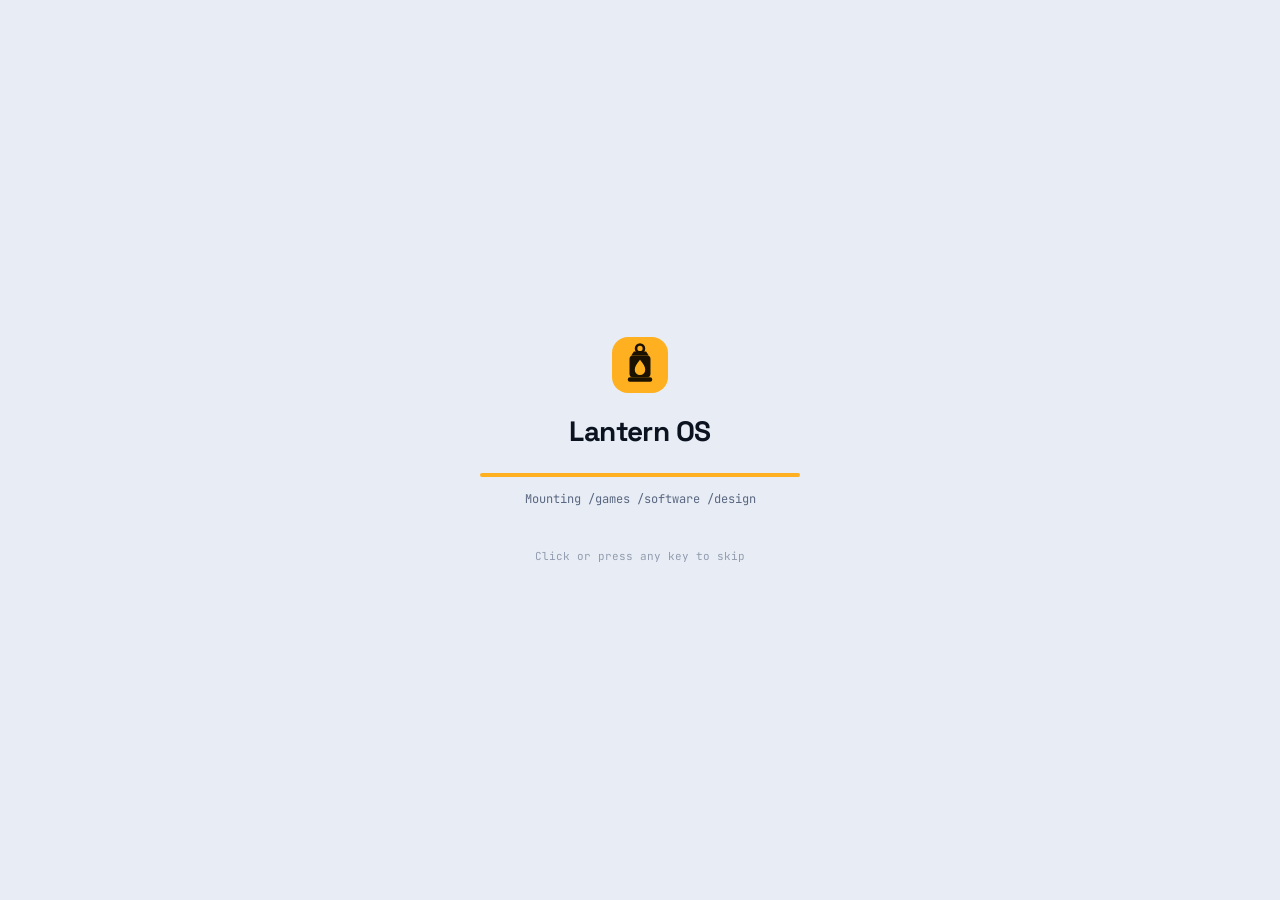
<file: index.html>
<!doctype html>
<html lang="en">
<head>
  <meta charset="utf-8">
  <!-- Force HTTPS: send http:// visits to https:// (skipped on local previews) and upgrade any insecure links. -->
  <script>if (location.protocol === "http:" && !/^(localhost|127\.0\.0\.1|\[::1\]|.+\.localhost)$/.test(location.hostname)) location.replace("https:" + location.href.slice(5));</script>
  <meta http-equiv="Content-Security-Policy" content="upgrade-insecure-requests">
  <meta name="viewport" content="width=device-width, initial-scale=1, viewport-fit=cover">
  <title>Landon Koch · Cybersecurity &amp; Networking Student</title>
  <meta name="description" content="Landon Koch is a cybersecurity &amp; networking student. Explore projects, skills and experience in a portfolio built as a desktop OS you can click around.">
  <link rel="canonical" href="https://landonkk08.github.io/portfolio/">
  <!-- Proves ownership to Google Search Console. Keep it, or verification is lost. -->
  <meta name="google-site-verification" content="UKyvgm1c4sg6TCfAEVmMo8W9RRJzdsGWCPSiH3YMi9g">
  <meta name="theme-color" content="#0B1220">

  <!-- Icons -->
  <link rel="icon" href="assets/favicon.svg" type="image/svg+xml">
  <link rel="icon" href="assets/favicon-32.png" sizes="32x32" type="image/png">
  <link rel="apple-touch-icon" href="assets/apple-touch-icon.png">

  <!-- Link previews (Discord, LinkedIn, X, iMessage...). Update the title and
       description when you add your name; the image is made by tools/make-images.ps1. -->
  <meta property="og:type" content="website">
  <meta property="og:site_name" content="Landon Koch">
  <meta property="og:title" content="Landon Koch · Cybersecurity &amp; Networking Student">
  <meta property="og:description" content="Landon Koch is a cybersecurity &amp; networking student. Explore projects, skills and experience in a portfolio built as a desktop OS you can click around.">
  <meta property="og:url" content="https://landonkk08.github.io/portfolio/">
  <meta property="og:image" content="https://landonkk08.github.io/portfolio/assets/og-image.png">
  <meta property="og:image:width" content="1200">
  <meta property="og:image:height" content="630">
  <meta property="og:image:alt" content="Portfolio desktop with a Projects window">
  <meta name="twitter:card" content="summary_large_image">
  <link rel="stylesheet" href="css/fonts.css">
  <link rel="stylesheet" href="css/styles.css">
  <script src="js/settings.js"></script>
  <script type="application/ld+json">
  {
    "@context": "https://schema.org",
    "@type": "Person",
    "name": "Landon Koch",
    "jobTitle": "Cybersecurity & Networking Student",
    "url": "https://landonkk08.github.io/portfolio/",
    "sameAs": [
      "https://github.com/landonkk08",
      "https://www.linkedin.com/in/landon-koch-754938437/"
    ],
    "homeLocation": {
      "@type": "Place",
      "name": "Greater Chattanooga"
    }
  }
  </script>
</head>
<body class="os">
  <a class="skip-link" href="plain.html">Skip to plain project list</a>

  <div id="boot" class="boot" role="status" aria-live="polite">
    <div class="boot-inner">
      <span class="os-mark os-mark--lg" aria-hidden="true"></span>
      <p class="boot-name" data-os-name></p>
      <div class="boot-bar" aria-hidden="true"><span></span></div>
      <p class="boot-log" id="bootLog"></p>
      <p class="boot-hint">Click or press any key to skip</p>
    </div>
  </div>

  <main id="desktop" class="desktop">
    <canvas id="wallpaper" class="wallpaper" aria-hidden="true"></canvas>

    <div class="statusbar" aria-hidden="true">
      <span data-clock></span>
      <span data-os-name></span>
    </div>

    <div class="hello">
      <h1 class="hello-name" data-owner-name></h1>
      <p class="hello-role" data-owner-role></p>
    </div>

    <ul id="icons" class="icons" aria-label="Desktop apps"></ul>
    <section id="featured" class="featured" aria-label="Featured project" hidden></section>
    <div class="phone-footer">
      <button type="button" data-open="privacy">Privacy</button>
      <button type="button" data-open="terms">Terms</button>
    </div>
    <div id="windows" class="windows"></div>
  </main>

  <nav class="taskbar" aria-label="Taskbar">
    <button class="os-button" id="osButton" type="button" aria-expanded="false" aria-controls="launcher">
      <span class="os-mark" aria-hidden="true"></span>
      <span data-os-name></span>
    </button>
    <div class="task-list" id="taskList" aria-label="Open windows"></div>
    <button class="task-plain" type="button" data-open="privacy">Privacy</button>
    <button class="task-plain" type="button" data-open="terms">Terms</button>
    <a class="task-plain" href="plain.html">Plain view</a>
    <span class="clock" data-clock></span>
  </nav>

  <div id="launcher" class="launcher" hidden></div>

  <noscript><p class="noscript">This desktop needs JavaScript. <a href="plain.html">Open the plain view</a>.</p></noscript>

  <script src="js/data.js"></script>
  <script src="js/privacy.js"></script>
  <script src="js/terms.js"></script>
  <script src="js/secret.js"></script>
  <script src="js/sound.js"></script>
  <script src="js/wallpaper.js"></script>
  <script src="js/covers.js"></script>
  <script src="js/app.js"></script>
</body>
</html>
</file>
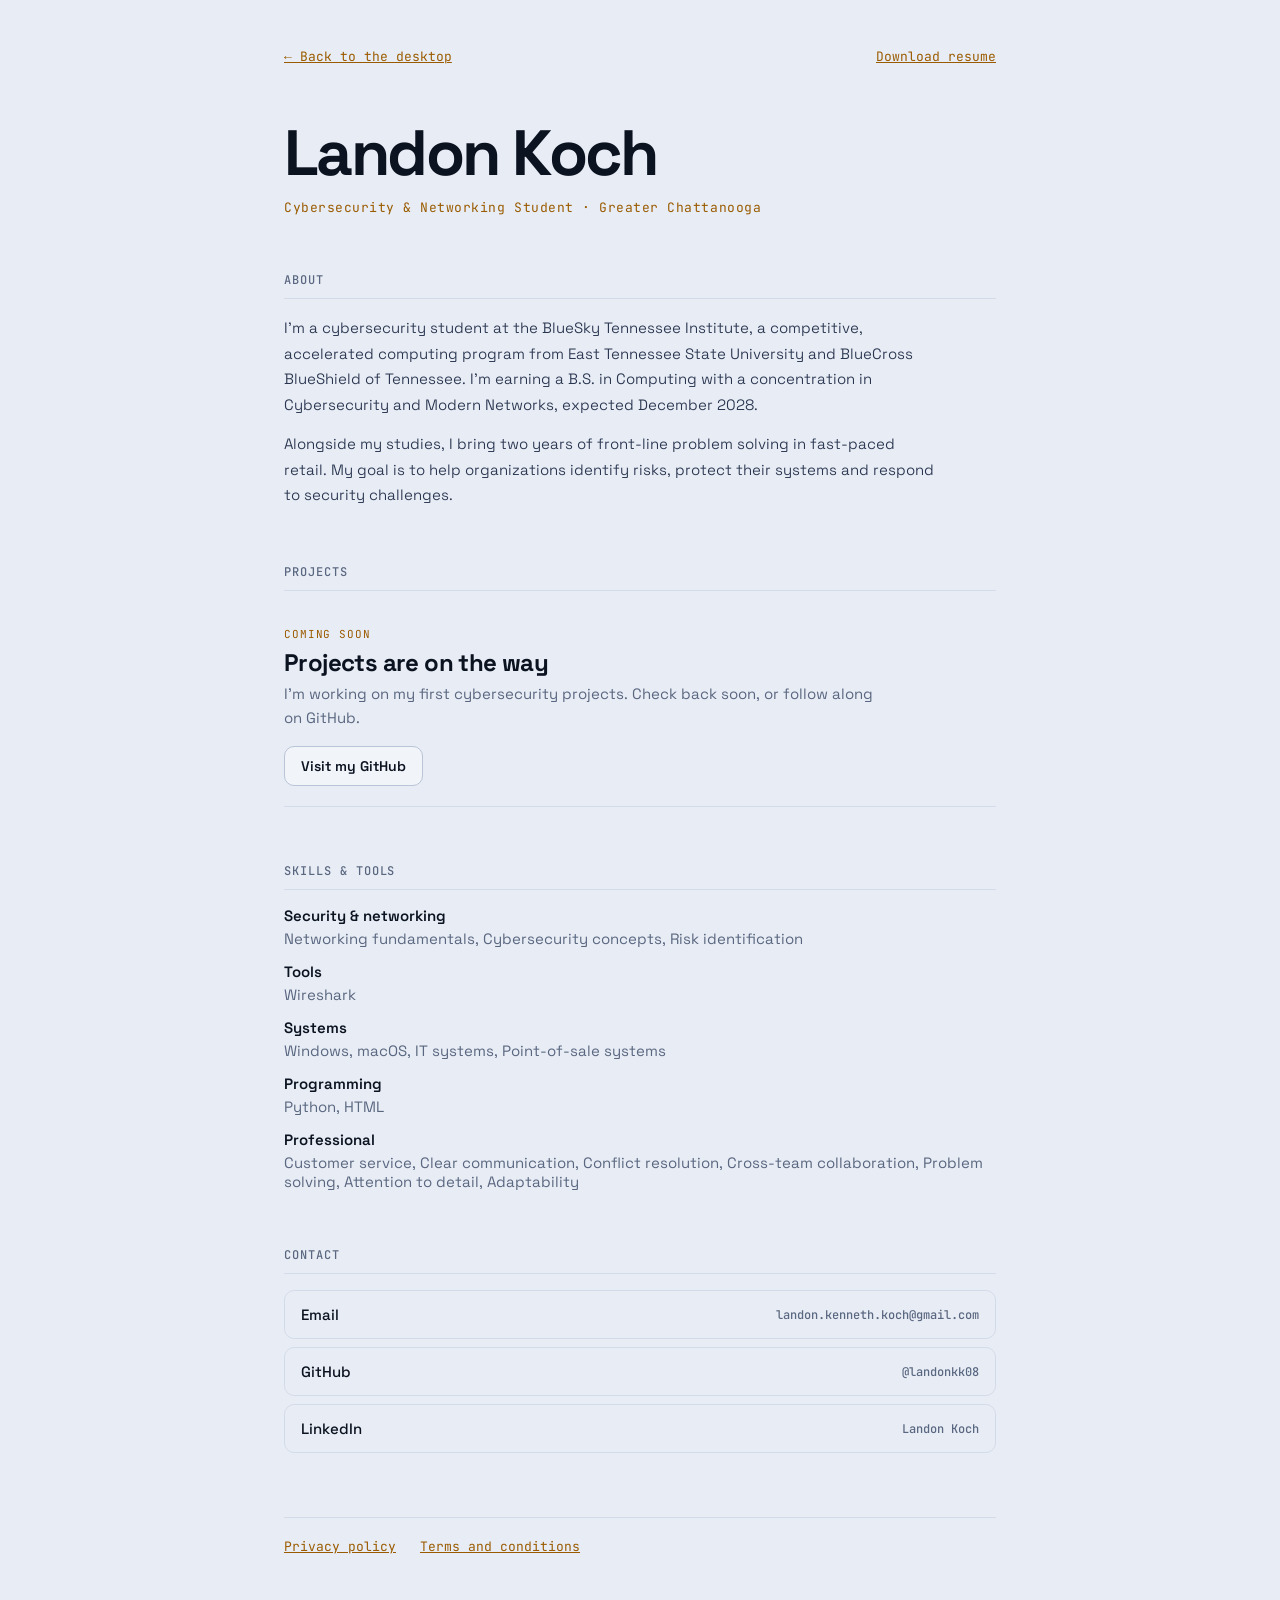
<file: plain.html>
<!doctype html>
<html lang="en">
<head>
  <meta charset="utf-8">
  <!-- Force HTTPS: send http:// visits to https:// (skipped on local previews) and upgrade any insecure links. -->
  <script>if (location.protocol === "http:" && !/^(localhost|127\.0\.0\.1|\[::1\]|.+\.localhost)$/.test(location.hostname)) location.replace("https:" + location.href.slice(5));</script>
  <meta http-equiv="Content-Security-Policy" content="upgrade-insecure-requests">
  <meta name="viewport" content="width=device-width, initial-scale=1">
  <title>Landon Koch · Cybersecurity &amp; Networking Student · Plain view</title>
  <meta name="description" content="A simple, scrollable version of Landon Koch's portfolio: projects, skills, resume and contact details.">
  <link rel="canonical" href="https://landonkk08.github.io/portfolio/plain.html">
  <meta name="theme-color" content="#0B1220">
  <link rel="icon" href="assets/favicon.svg" type="image/svg+xml">
  <link rel="icon" href="assets/favicon-32.png" sizes="32x32" type="image/png">
  <link rel="apple-touch-icon" href="assets/apple-touch-icon.png">
  <meta property="og:type" content="website">
  <meta property="og:title" content="Landon Koch · Cybersecurity &amp; Networking Student · Plain view">
  <meta property="og:description" content="A simple, scrollable version of Landon Koch's portfolio: projects, skills, resume and contact details.">
  <meta property="og:url" content="https://landonkk08.github.io/portfolio/plain.html">
  <meta property="og:image" content="https://landonkk08.github.io/portfolio/assets/og-image.png">
  <meta property="og:image:width" content="1200">
  <meta property="og:image:height" content="630">
  <meta name="twitter:card" content="summary_large_image">
  <link rel="stylesheet" href="css/fonts.css">
  <link rel="stylesheet" href="css/styles.css">
  <script src="js/settings.js"></script>
</head>
<body class="plain">
  <div class="plain-wrap" id="plain">
    <noscript><p>This page needs JavaScript to load its content.</p></noscript>
  </div>
  <script src="js/data.js"></script>
  <script src="js/plain.js"></script>
</body>
</html>
</file>
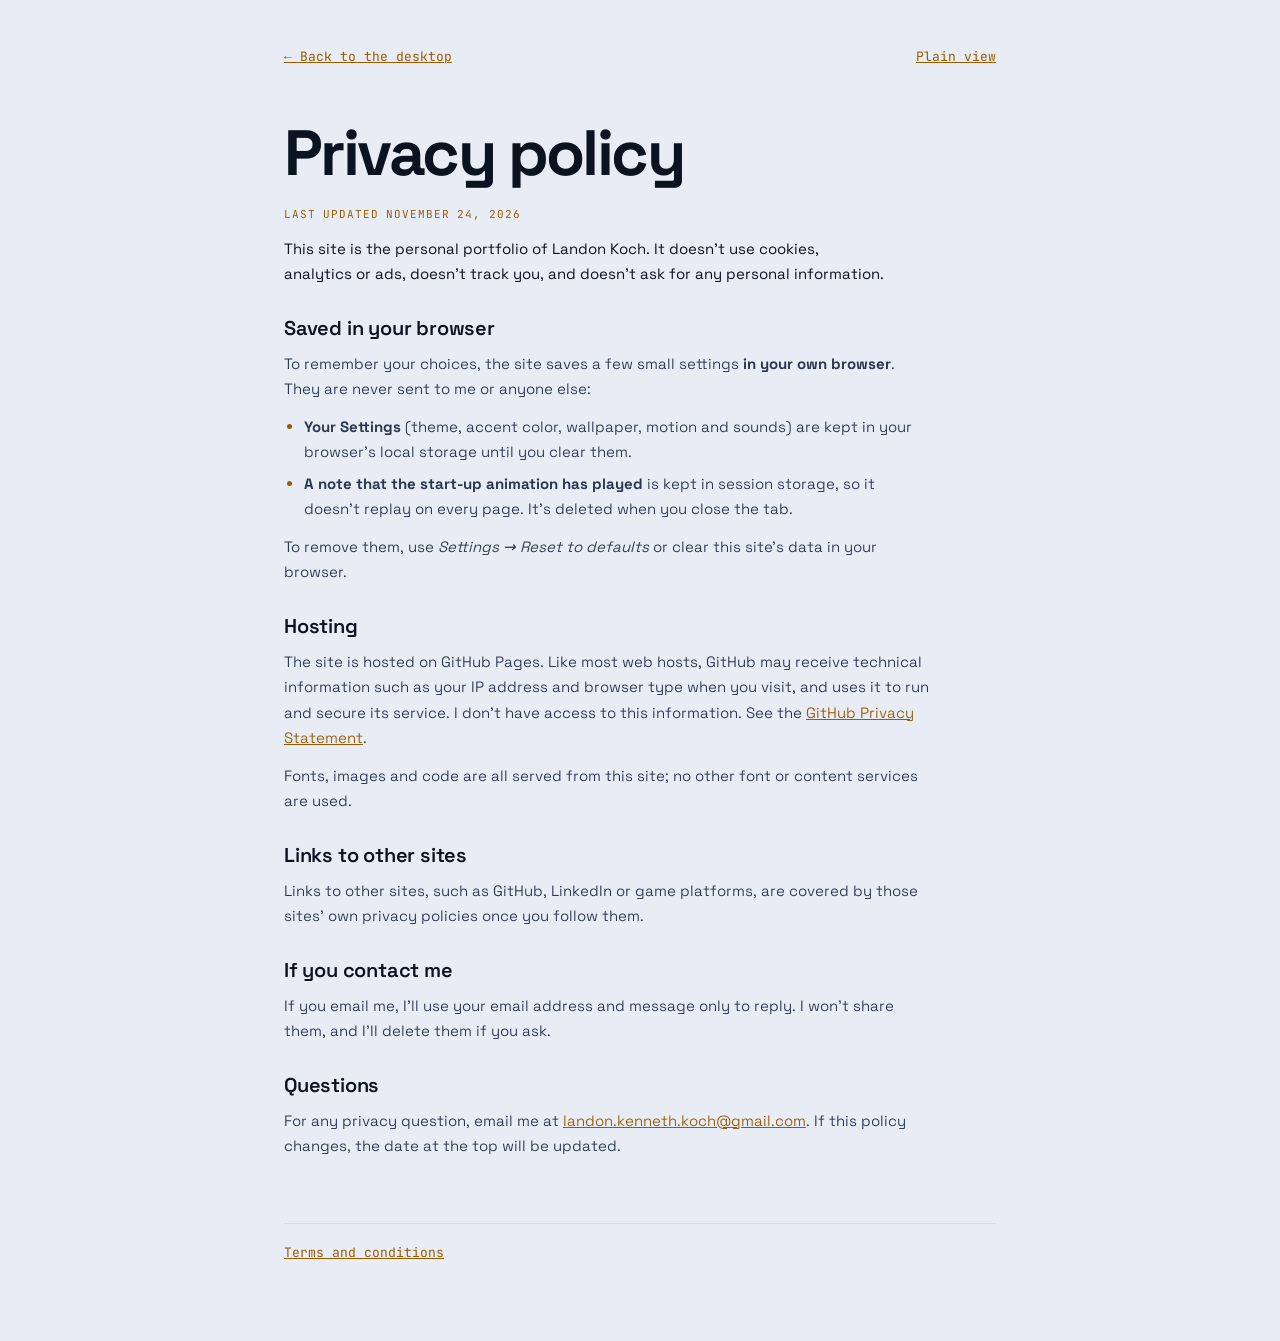
<file: privacy.html>
<!doctype html>
<html lang="en">
<head>
  <meta charset="utf-8">
  <!-- Force HTTPS: send http:// visits to https:// (skipped on local previews) and upgrade any insecure links. -->
  <script>if (location.protocol === "http:" && !/^(localhost|127\.0\.0\.1|\[::1\]|.+\.localhost)$/.test(location.hostname)) location.replace("https:" + location.href.slice(5));</script>
  <meta http-equiv="Content-Security-Policy" content="upgrade-insecure-requests">
  <meta name="viewport" content="width=device-width, initial-scale=1">
  <title>Privacy policy · Landon Koch</title>
  <meta name="description" content="How Landon Koch's portfolio site handles your data: no cookies of its own, no analytics and no tracking.">
  <link rel="canonical" href="https://landonkk08.github.io/portfolio/privacy.html">
  <meta property="og:type" content="website">
  <meta property="og:title" content="Privacy policy · Landon Koch">
  <meta property="og:description" content="How Landon Koch's portfolio site handles your data: no cookies of its own, no analytics and no tracking.">
  <meta name="twitter:card" content="summary">
  <meta name="theme-color" content="#0B1220">
  <link rel="icon" href="assets/favicon.svg" type="image/svg+xml">
  <link rel="icon" href="assets/favicon-32.png" sizes="32x32" type="image/png">
  <link rel="apple-touch-icon" href="assets/apple-touch-icon.png">
  <link rel="stylesheet" href="css/fonts.css">
  <link rel="stylesheet" href="css/styles.css">
  <script src="js/settings.js"></script>
</head>
<body class="plain">
  <div class="plain-wrap">
    <div class="plain-top">
      <a href="index.html">← Back to the desktop</a>
      <a href="plain.html">Plain view</a>
    </div>
    <main>
      <h1>Privacy policy</h1>
      <div class="policy" id="policy">
        <noscript><p>This page needs JavaScript to show the policy.</p></noscript>
      </div>
    </main>
    <footer class="plain-footer"><a href="terms.html">Terms and conditions</a></footer>
  </div>
  <script src="js/data.js"></script>
  <script src="js/privacy.js"></script>
  <script>
    window.renderPrivacy(document.getElementById("policy"), "h2");
  </script>
</body>
</html>
</file>
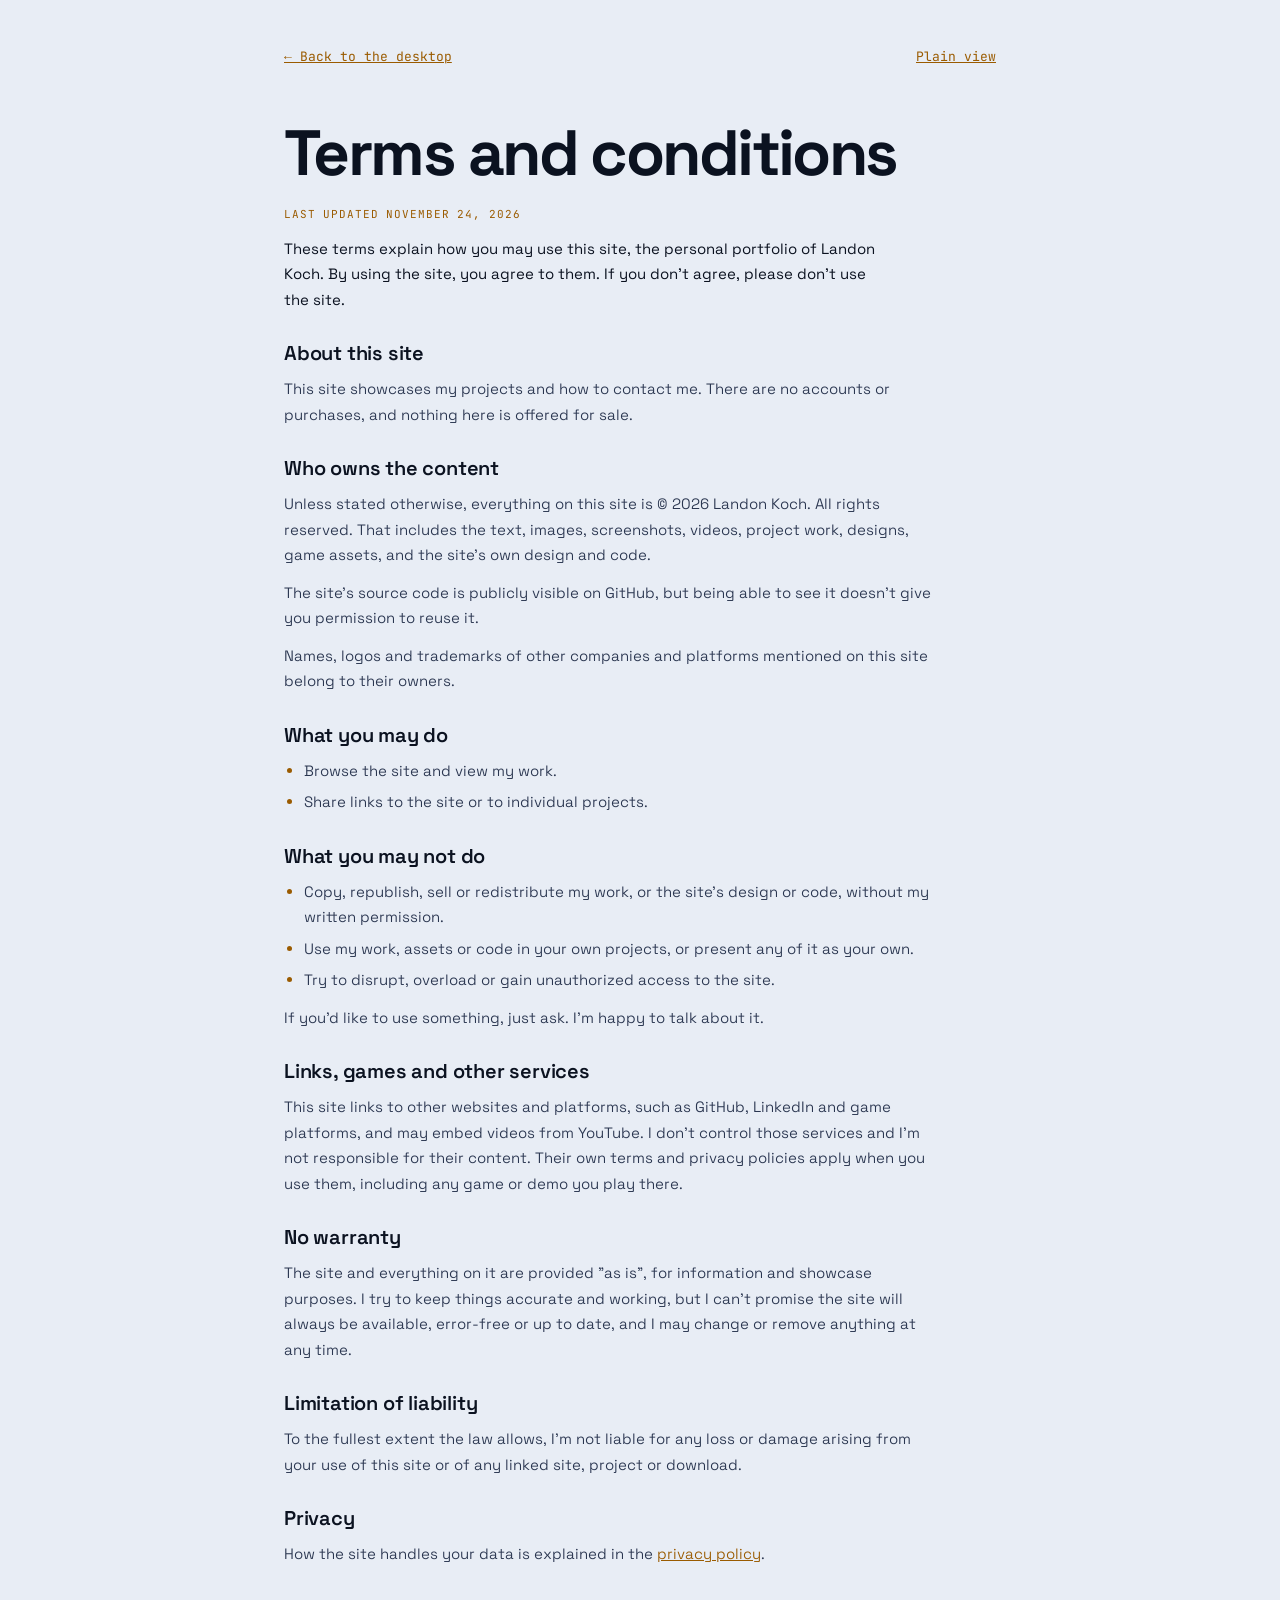
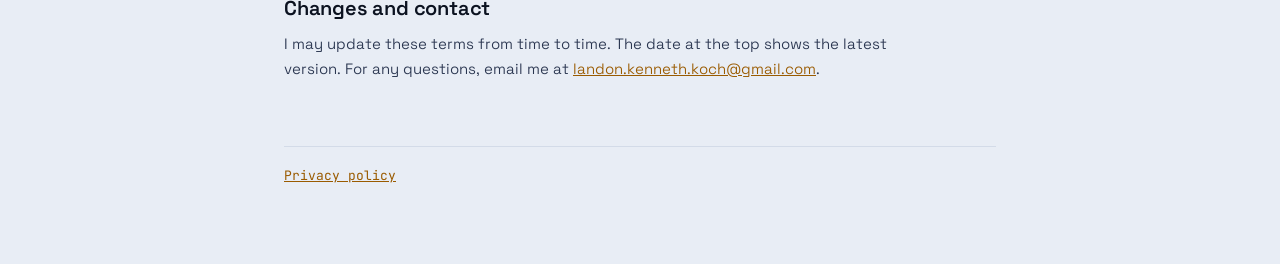
<file: terms.html>
<!doctype html>
<html lang="en">
<head>
  <meta charset="utf-8">
  <!-- Force HTTPS: send http:// visits to https:// (skipped on local previews) and upgrade any insecure links. -->
  <script>if (location.protocol === "http:" && !/^(localhost|127\.0\.0\.1|\[::1\]|.+\.localhost)$/.test(location.hostname)) location.replace("https:" + location.href.slice(5));</script>
  <meta http-equiv="Content-Security-Policy" content="upgrade-insecure-requests">
  <meta name="viewport" content="width=device-width, initial-scale=1">
  <title>Terms and conditions · Landon Koch</title>
  <meta name="description" content="Terms for using Landon Koch's portfolio site and the work shown on it.">
  <link rel="canonical" href="https://landonkk08.github.io/portfolio/terms.html">
  <meta property="og:type" content="website">
  <meta property="og:title" content="Terms and conditions · Landon Koch">
  <meta property="og:description" content="Terms for using Landon Koch's portfolio site and the work shown on it.">
  <meta name="twitter:card" content="summary">
  <meta name="theme-color" content="#0B1220">
  <link rel="icon" href="assets/favicon.svg" type="image/svg+xml">
  <link rel="icon" href="assets/favicon-32.png" sizes="32x32" type="image/png">
  <link rel="apple-touch-icon" href="assets/apple-touch-icon.png">
  <link rel="stylesheet" href="css/fonts.css">
  <link rel="stylesheet" href="css/styles.css">
  <script src="js/settings.js"></script>
</head>
<body class="plain">
  <div class="plain-wrap">
    <div class="plain-top">
      <a href="index.html">← Back to the desktop</a>
      <a href="plain.html">Plain view</a>
    </div>
    <main>
      <h1>Terms and conditions</h1>
      <div class="policy" id="terms">
        <noscript><p>This page needs JavaScript to show the terms.</p></noscript>
      </div>
    </main>
    <footer class="plain-footer"><a href="privacy.html">Privacy policy</a></footer>
  </div>
  <script src="js/data.js"></script>
  <script src="js/terms.js"></script>
  <script>
    window.renderTerms(document.getElementById("terms"), "h2");
  </script>
</body>
</html>
</file>
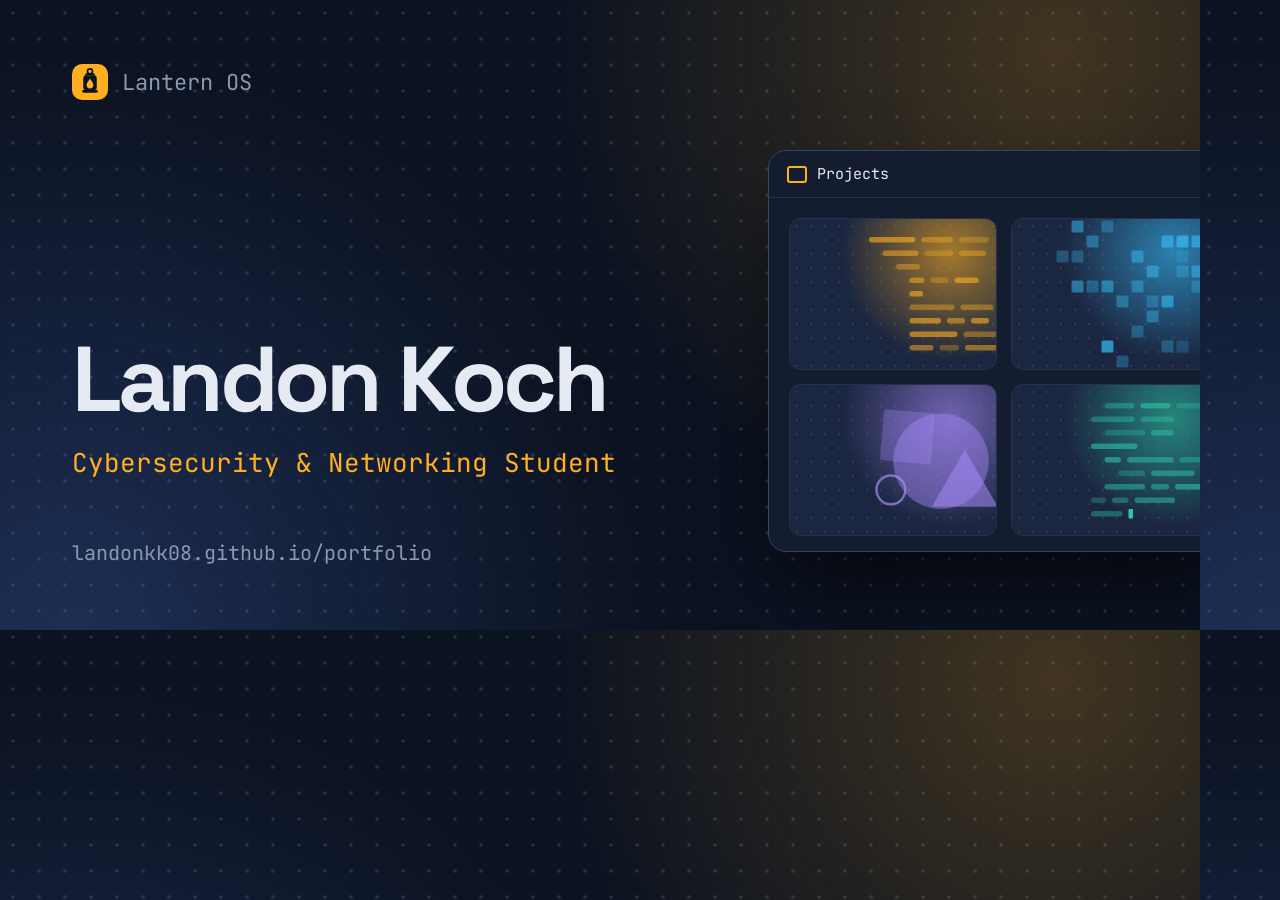
<file: tools/og-image.html>
<!doctype html>
<!-- The 1200x630 link-preview image. Reads your name and role from js/data.js.
     Rendered to assets/og-image.png by tools/make-images.ps1. -->
<html>
<head>
<meta charset="utf-8">
<link rel="stylesheet" href="../css/fonts.css">
<style>
  html, body { margin: 0; width: 1200px; height: 630px; overflow: hidden; }
  body {
    position: relative;
    background:
      radial-gradient(circle at 88% 8%, rgba(255, 176, 32, .22), transparent 42%),
      radial-gradient(circle at 6% 100%, rgba(76, 120, 220, .28), transparent 45%),
      radial-gradient(rgba(140, 152, 176, .22) 1.4px, transparent 2px) 0 0 / 26px 26px,
      #0B1220;
    color: #E6EAF2; font-family: "Space Grotesk", sans-serif;
  }
  .brand { position: absolute; left: 72px; top: 64px; display: flex; align-items: center; gap: 14px;
    font-family: "JetBrains Mono", monospace; font-size: 22px; color: #8C98B0; }
  .mark { width: 36px; height: 36px; display: block; }
  .text { position: absolute; left: 72px; bottom: 150px; width: 600px; }
  h1 { margin: 0; font-size: 92px; font-weight: 700; letter-spacing: -.045em; line-height: .95; }
  .role { margin: 22px 0 0; font-family: "JetBrains Mono", monospace; font-size: 26px; color: #FFB020; }
  .url { position: absolute; left: 72px; bottom: 64px; font-family: "JetBrains Mono", monospace; font-size: 20px; color: #8C98B0; }

  /* A mock window, hinting at the desktop OS */
  .win { position: absolute; right: -40px; top: 150px; width: 470px; height: 400px;
    background: #141D2F; border: 1px solid #33456A; border-radius: 18px;
    box-shadow: 0 40px 80px -20px rgba(0,0,0,.7); overflow: hidden; }
  .bar { height: 46px; border-bottom: 1px solid #24324D; display: flex; align-items: center; gap: 10px; padding: 0 18px;
    font-family: "JetBrains Mono", monospace; font-size: 15px; color: #E6EAF2; }
  .bar i { width: 16px; height: 13px; border: 2px solid #FFB020; border-radius: 3px; }
  .grid { display: grid; grid-template-columns: 1fr 1fr; gap: 14px; padding: 20px; }
  /* Tiles use the same generated covers as the desktop (js/covers.js) */
  .tile { position: relative; overflow: hidden; height: 150px; border-radius: 12px; border: 1px solid #24324D;
    background:
      radial-gradient(circle at 78% 22%, color-mix(in srgb, var(--c) 60%, transparent), transparent 55%),
      radial-gradient(rgba(140, 152, 176, .16) 1px, transparent 1.5px) 0 0 / 14px 14px,
      #1B2640; }
  .cover-art { position: absolute; inset: 0; width: 100%; height: 100%; color: var(--c); }
</style>
</head>
<body>
  <div class="brand"><img class="mark" src="../assets/favicon.svg" alt=""><span id="os"></span></div>
  <div class="text">
    <h1 id="name"></h1>
    <p class="role" id="role"></p>
  </div>
  <div class="url" id="url"></div>
  <div class="win">
    <div class="bar"><i></i>Projects</div>
    <div class="grid" id="tiles"></div>
  </div>
  <script src="../js/data.js"></script>
  <script src="../js/covers.js"></script>
  <script>
    const D = window.PORTFOLIO;
    // First four projects, so the preview shows real cover patterns. With fewer
    // than four, untitled decorative tiles fill the rest.
    const samples = [
      { id: "tile-a", category: "software", color: "#FFB020" },
      { id: "tile-b", category: "games",    color: "#38BDF8" },
      { id: "tile-c", category: "design",   color: "#A78BFA" },
      { id: "tile-d", category: "software", color: "#2EC4A6" }
    ];
    const tiles = D.projects.slice(0, 4).concat(samples).slice(0, 4);
    document.getElementById("tiles").innerHTML = tiles.map((p) =>
      `<div class="tile" style="--c:${p.color || "#FFB020"}">${window.coverArt(p)}</div>`).join("");
    document.getElementById("os").textContent = D.osName;
    document.getElementById("name").textContent = D.owner.name;
    document.getElementById("role").textContent = D.owner.role;
    document.getElementById("url").textContent = (D.siteUrl || "").replace(/^https?:\/\//, "").replace(/\/$/, "");
  </script>
</body>
</html>
</file>
<file: css/fonts.css>
/* Fonts are hosted on this site (no third-party font service is contacted).
   Space Grotesk and JetBrains Mono are licensed under the SIL Open Font
   License 1.1; see assets/fonts/OFL-*.txt. Both files are variable fonts,
   so one file covers every weight in the range. */

/* Space Grotesk: latin-ext */
@font-face {
  font-family: "Space Grotesk";
  font-style: normal;
  font-weight: 300 700;
  font-display: swap;
  src: url("../assets/fonts/space-grotesk-latin-ext.woff2") format("woff2");
  unicode-range: U+0100-02BA, U+02BD-02C5, U+02C7-02CC, U+02CE-02D7, U+02DD-02FF, U+0304, U+0308, U+0329, U+1D00-1DBF, U+1E00-1E9F, U+1EF2-1EFF, U+2020, U+20A0-20AB, U+20AD-20C4, U+2113, U+2C60-2C7F, U+A720-A7FF;
}
/* Space Grotesk: latin */
@font-face {
  font-family: "Space Grotesk";
  font-style: normal;
  font-weight: 300 700;
  font-display: swap;
  src: url("../assets/fonts/space-grotesk-latin.woff2") format("woff2");
  unicode-range: U+0000-00FF, U+0131, U+0152-0153, U+02BB-02BC, U+02C6, U+02DA, U+02DC, U+0304, U+0308, U+0329, U+2000-206F, U+20AC, U+2122, U+2191, U+2193, U+2212, U+2215, U+FEFF, U+FFFD;
}
/* JetBrains Mono: latin-ext */
@font-face {
  font-family: "JetBrains Mono";
  font-style: normal;
  font-weight: 400 500;
  font-display: swap;
  src: url("../assets/fonts/jetbrains-mono-latin-ext.woff2") format("woff2");
  unicode-range: U+0100-02BA, U+02BD-02C5, U+02C7-02CC, U+02CE-02D7, U+02DD-02FF, U+0304, U+0308, U+0329, U+1D00-1DBF, U+1E00-1E9F, U+1EF2-1EFF, U+2020, U+20A0-20AB, U+20AD-20C4, U+2113, U+2C60-2C7F, U+A720-A7FF;
}
/* JetBrains Mono: latin */
@font-face {
  font-family: "JetBrains Mono";
  font-style: normal;
  font-weight: 400 500;
  font-display: swap;
  src: url("../assets/fonts/jetbrains-mono-latin.woff2") format("woff2");
  unicode-range: U+0000-00FF, U+0131, U+0152-0153, U+02BB-02BC, U+02C6, U+02DA, U+02DC, U+0304, U+0308, U+0329, U+2000-206F, U+20AC, U+2122, U+2191, U+2193, U+2212, U+2215, U+FEFF, U+FFFD;
}
</file>
<file: css/styles.css>
/* ============ Tokens ============ */
:root {
  --bg: #0B1220;
  --surface: #141D2F;
  --surface-2: #1B2640;
  --line: #24324D;
  --line-strong: #33456A;
  --text: #E6EAF2;
  --text-body: #C8D0DE;     /* paragraphs: a little softer than headings */
  --muted: #8C98B0;
  --accent: #FFB020;        /* fills: buttons, highlights (set by js/settings.js) */
  --accent-ink: #1A1100;    /* text on top of --accent */
  --accent-text: #FFB020;   /* accent-colored text and icons */
  --danger: #E5484D;
  --taskbar-bg: #0E1628;
  --hover: rgba(230, 234, 242, .06);
  --label-shadow: 0 1px 3px rgba(0, 0, 0, .7);
  --cover-dot: rgba(230, 234, 242, .14);
  --tag-bg: rgba(11, 18, 32, .5);
  --tag-line: rgba(230, 234, 242, .3);

  --font-sans: "Space Grotesk", system-ui, sans-serif;
  --font-mono: "JetBrains Mono", ui-monospace, monospace;

  --r-sm: 6px;
  --r-md: 10px;
  --r-lg: 14px;
  --shadow: 0 24px 60px -16px rgba(0, 0, 0, .65), 0 2px 8px rgba(0, 0, 0, .25);
  --shadow-strong: 0 32px 80px -16px rgba(0, 0, 0, .8), 0 4px 14px rgba(0, 0, 0, .35);
  --shadow-soft: 0 10px 28px -12px rgba(0, 0, 0, .5), 0 1px 4px rgba(0, 0, 0, .2);
  --taskbar-h: 52px;
  --ease: cubic-bezier(.2, .8, .2, 1);
  color-scheme: dark;
}

/* Light theme: "Cool fog" */
[data-theme="light"] {
  --bg: #E8EDF5;
  --surface: #FFFFFF;
  --surface-2: #F1F4F9;
  --line: #D3DBE8;
  --line-strong: #B9C4D6;
  --text: #0B1220;
  --text-body: #2A3650;
  --muted: #5A6780;
  --taskbar-bg: #F7F9FC;
  --hover: rgba(11, 18, 32, .06);
  --label-shadow: none;
  --cover-dot: rgba(11, 18, 32, .12);
  --tag-bg: rgba(255, 255, 255, .75);
  --tag-line: rgba(11, 18, 32, .18);
  --shadow: 0 24px 60px -20px rgba(15, 30, 60, .28), 0 2px 8px rgba(15, 30, 60, .08);
  --shadow-strong: 0 32px 80px -18px rgba(15, 30, 60, .38), 0 4px 14px rgba(15, 30, 60, .12);
  --shadow-soft: 0 10px 28px -14px rgba(15, 30, 60, .2), 0 1px 4px rgba(15, 30, 60, .06);
  color-scheme: light;
}

*, *::before, *::after { box-sizing: border-box; }
html, body { margin: 0; height: 100%; }
body {
  background: var(--bg);
  color: var(--text);
  font-family: var(--font-sans);
  font-size: 15px;
  -webkit-font-smoothing: antialiased;
}
body.os { overflow: hidden; }
button { font: inherit; color: inherit; }
a { color: var(--accent-text); }
img { max-width: 100%; }
:focus-visible { outline: 2px solid var(--accent-text); outline-offset: 2px; }

.visually-hidden {
  position: absolute; width: 1px; height: 1px; overflow: hidden;
  clip: rect(0 0 0 0); white-space: nowrap;
}
.skip-link {
  position: fixed; left: 12px; top: -60px; z-index: 9999;
  background: var(--accent); color: var(--accent-ink);
  padding: 10px 14px; border-radius: var(--r-sm);
  font-weight: 600; text-decoration: none;
}
.skip-link:focus { top: 12px; }
.noscript { position: fixed; inset: auto 0 0 0; padding: 16px; background: var(--surface); text-align: center; z-index: 9000; }

/* ============ OS mark (logo) ============ */
.os-mark {
  width: 20px; height: 20px; border-radius: 6px;
  background: var(--accent); position: relative; flex-shrink: 0;
}
/* Lantern glyph, cut out of the tile so the flame shows the accent color.
   Same shape as assets/favicon.svg. */
.os-mark::after {
  content: ""; position: absolute; inset: 0; background: var(--accent-ink);
  -webkit-mask: var(--lantern) center / 100% 100% no-repeat;
  mask: var(--lantern) center / 100% 100% no-repeat;
}
:root {
  --lantern: url("data:image/svg+xml,%3Csvg xmlns='http://www.w3.org/2000/svg' viewBox='0 0 64 64'%3E%3Ccircle cx='32' cy='13' r='4.5' fill='none' stroke='black' stroke-width='3'/%3E%3Cpath d='M22 21H42L39 16.5H25Z'/%3E%3Cpath fill-rule='evenodd' d='M24 21H40A4 4 0 0 1 44 25V42A4 4 0 0 1 40 46H24A4 4 0 0 1 20 42V25A4 4 0 0 1 24 21ZM32 26C36 31 38 34 38 37.5A6 6 0 0 1 26 37.5C26 34 28 31 32 26Z'/%3E%3Crect x='18' y='46' width='28' height='5' rx='2.5'/%3E%3C/svg%3E");
}
.os-mark--lg { display: block; width: 56px; height: 56px; border-radius: 16px; margin: 0 auto 20px; }

/* ============ Boot ============ */
.boot {
  position: fixed; inset: 0; z-index: 5000;
  display: grid; place-items: center;
  background: var(--bg); cursor: progress; /* busy, but a click still skips it */
  transition: opacity .4s var(--ease);
}
.boot.done { opacity: 0; pointer-events: none; }
.boot-inner { width: min(320px, 80vw); text-align: center; }
.boot-name { font-size: 28px; font-weight: 700; letter-spacing: -.02em; margin: 0 0 24px; }
.boot-bar { height: 4px; border-radius: 4px; background: var(--line); overflow: hidden; }
.boot-bar span {
  display: block; height: 100%; width: 0; background: var(--accent);
  animation: boot-fill 2s var(--ease) forwards;
}
@keyframes boot-fill { to { width: 100%; } }
.boot-log { font-family: var(--font-mono); font-size: 12px; color: var(--muted); min-height: 1.5em; margin: 14px 0 0; }
.boot-hint { font-family: var(--font-mono); font-size: 11px; color: var(--muted); opacity: .6; margin: 40px 0 0; }

/* ============ Desktop ============ */
.desktop { position: fixed; inset: 0 0 var(--taskbar-h) 0; overflow: hidden; }
.wallpaper { position: absolute; inset: 0; width: 100%; height: 100%; display: block; }
.statusbar { display: none; }

.hello {
  position: absolute; right: 48px; bottom: 40px;
  text-align: right; pointer-events: none; max-width: 70%;
}
.hello-name {
  display: inline-block; pointer-events: auto; user-select: none; -webkit-user-select: none; /* clickable for the secret */
  margin: 0; font-size: clamp(40px, 6vw, 88px); font-weight: 700;
  letter-spacing: -.045em; line-height: .95;
}
/* Typing effect in the desktop reveal (app.js). The cursor takes no space. */
.type-rest { visibility: hidden; }
.type-cursor {
  display: inline-block; width: .42em; height: .78em; margin-right: -.42em;
  vertical-align: -.02em; background: var(--accent); border-radius: 2px;
  animation: type-blink .9s steps(1) infinite;
}
@keyframes type-blink { 50% { opacity: 0; } }
.hello-role {
  margin: 14px 0 0; font-family: var(--font-mono); font-size: 13px;
  color: var(--accent-text); letter-spacing: .04em;
}

.icons {
  list-style: none; margin: 0; padding: 20px;
  position: absolute; top: 0; left: 0; bottom: 0;
  display: grid; grid-auto-flow: column;
  grid-template-rows: repeat(auto-fill, 100px);
  gap: 4px; align-content: start;
}
.icon {
  width: 92px; height: 100px; padding: 10px 4px;
  display: flex; flex-direction: column; align-items: center; gap: 8px;
  background: none; border: 1px solid transparent; border-radius: var(--r-md);
  color: var(--text); text-decoration: none; cursor: pointer;
}
.icon:hover { background: var(--hover); }
.icon:active .icon-glyph { transform: scale(.95); }
.icon-glyph {
  width: 48px; height: 48px; border-radius: 13px;
  display: grid; place-items: center;
  background: var(--surface-2); border: 1px solid var(--line-strong);
  color: var(--accent-text); transition: transform .12s var(--ease);
}
.icon-glyph svg { width: 22px; height: 22px; }
.icon-label {
  font-size: 12px; font-weight: 500; line-height: 1.2; text-align: center;
  text-shadow: var(--label-shadow);
}

/* ============ Featured project card (top-right of the desktop) ============ */
.featured { position: absolute; top: 24px; right: 48px; width: 320px; }
.featured-card {
  display: block; width: 100%; padding: 0; text-align: left; cursor: pointer;
  font: inherit; color: var(--text);
  background: var(--surface); border: 1px solid var(--line); border-radius: var(--r-lg);
  box-shadow: var(--shadow); overflow: hidden;
  transition: transform .18s var(--ease), border-color .18s var(--ease);
}
.featured-card:hover { transform: translateY(-2px); border-color: var(--line-strong); }
.featured-card:focus-visible { outline: 2px solid var(--accent); outline-offset: 3px; }
.featured-cover { border-bottom: 1px solid var(--line); }
.featured-body { display: flex; flex-direction: column; padding: 16px 18px 18px; }
.featured-eyebrow {
  font-family: var(--font-mono); font-size: 11px; letter-spacing: .08em; text-transform: uppercase;
  color: var(--accent-text);
}
.featured-title { margin-top: 8px; font-size: 20px; font-weight: 700; letter-spacing: -.02em; line-height: 1.2; }
.featured-meta {
  margin-top: 4px; font-family: var(--font-mono); font-size: 11px; letter-spacing: .06em;
  text-transform: uppercase; color: var(--muted);
}
.featured-summary { margin-top: 10px; font-size: 14px; line-height: 1.5; color: var(--muted); }
.featured-open {
  display: inline-flex; align-items: center; gap: 4px; margin-top: 14px;
  font-size: 14px; font-weight: 600; color: var(--accent-text);
}
.featured-open svg { width: 16px; height: 16px; transition: transform .18s var(--ease); }
.featured-card:hover .featured-open svg { transform: translateX(3px); }
.no-motion .featured-card, .no-motion .featured-open svg { transition: none; }
.no-motion .featured-card:hover { transform: none; }
/* Short desktop windows: no room beside the name, so leave the card out. */
@media (min-width: 768px) and (max-height: 620px) { .featured { display: none; } }

/* ============ Windows ============ */
.windows { position: absolute; inset: 0; pointer-events: none; }
.window {
  position: absolute; pointer-events: auto;
  display: flex; flex-direction: column;
  min-width: 320px; min-height: 220px; max-width: 100%; max-height: 100%;
  background: var(--surface); border: 1px solid var(--line);
  border-radius: var(--r-lg); box-shadow: var(--shadow);
  overflow: hidden;
  animation: win-in .2s var(--ease);
}
.window { transform-origin: 0 0; }
.window.anim-js { animation: none; } /* zoom animation is run from JS instead */
.window:focus { outline: none; }
/* Depth: background windows sit lower (softer shadow, grey title bar);
   the focused window gets a deeper shadow and an accent line along its top. */
.window { box-shadow: var(--shadow-soft); transition: box-shadow .15s var(--ease), border-color .15s var(--ease); }
.window.is-focused { border-color: var(--line-strong); box-shadow: var(--shadow-strong); }
.window::before {
  content: ""; position: absolute; top: 0; left: 0; right: 0; height: 2px; z-index: 1;
  background: var(--accent); opacity: 0; transition: opacity .15s var(--ease); pointer-events: none;
}
.window.is-focused::before { opacity: 1; }

/* Resize grip (bottom-right): diagonal cursor and three small grip lines */
.win-resize {
  position: absolute; right: 0; bottom: 0; z-index: 2; width: 18px; height: 18px;
  cursor: nwse-resize; touch-action: none;
  background:
    linear-gradient(135deg, transparent 0 45%, var(--line-strong) 45% 52%, transparent 52% 62%,
      var(--line-strong) 62% 69%, transparent 69% 79%, var(--line-strong) 79% 86%, transparent 86%);
  opacity: .8;
}
.win-resize:hover, .window.is-resizing .win-resize { opacity: 1; background-color: transparent; filter: brightness(1.4); }
.window.is-resizing { user-select: none; }
.window.is-max .win-resize { display: none; }

/* Cursors for things that can't be used right now */
.window.is-max .titlebar { cursor: not-allowed; } /* maximized: can't be dragged */
.window.is-max .titlebar button { cursor: pointer; }
:disabled, [aria-disabled="true"] { cursor: not-allowed; }
.is-busy, .is-busy * { cursor: progress; }
.window:not(.is-focused) .win-btn { opacity: .55; transition: opacity .15s var(--ease); }
.window:not(.is-focused) .win-btn:hover { opacity: 1; }
.no-motion .window, .no-motion .window::before, .no-motion .win-btn, .no-motion .title, .no-motion .title-icon { transition: none; }
.window[hidden] { display: none; }
.window.is-max {
  left: 0 !important; top: 0 !important;
  width: 100% !important; height: 100% !important;
  border-radius: 0; resize: none;
}
@keyframes win-in { from { opacity: 0; transform: translateY(8px) scale(.98); } }

.titlebar {
  display: flex; align-items: center; gap: 10px; flex-shrink: 0;
  height: 42px; padding: 0 6px 0 14px;
  border-bottom: 1px solid var(--line);
  cursor: grab; user-select: none; touch-action: none;
}
.titlebar:active { cursor: grabbing; }
.title-icon { display: grid; color: var(--muted); transition: color .15s var(--ease); }
.title-icon svg { width: 16px; height: 16px; }
.window.is-focused .title-icon { color: var(--accent-text); }
.title {
  flex: 1; min-width: 0;
  font-family: var(--font-mono); font-size: 12px; color: var(--muted);
  white-space: nowrap; overflow: hidden; text-overflow: ellipsis;
  transition: color .15s var(--ease);
}
.window.is-focused .title { color: var(--text); }
.win-btn {
  width: 30px; height: 30px; display: grid; place-items: center;
  border: 0; background: none; border-radius: var(--r-sm);
  color: var(--muted); cursor: pointer;
}
.win-btn:hover { background: var(--surface-2); color: var(--text); }
.win-btn.close:hover { background: var(--danger); color: #fff; }
.win-btn svg { width: 14px; height: 14px; }
.win-btn .back { display: none; }
.window-body { flex: 1; overflow: auto; padding: 28px; overscroll-behavior: contain; }
/* Resume window: a slim toolbar above the browser's PDF viewer */
.window-body.pdf-body { display: flex; flex-direction: column; padding: 0; overflow: hidden; }
.pdf-bar {
  display: flex; align-items: center; gap: 12px; flex-wrap: wrap;
  padding: 10px 12px 10px 16px; border-bottom: 1px solid var(--line);
}
.pdf-name {
  flex: 1; min-width: 0; overflow: hidden; text-overflow: ellipsis; white-space: nowrap;
  font-family: var(--font-mono); font-size: 13px; color: var(--muted);
}
.pdf-actions { display: flex; gap: 8px; }
.pdf-actions .btn { height: 34px; padding: 0 12px; font-size: 13px; }
.pdf-frame { flex: 1; width: 100%; border: 0; background: var(--surface-2); }

/* ============ Taskbar & launcher ============ */
.taskbar {
  position: fixed; left: 0; right: 0; bottom: 0; z-index: 3000;
  height: var(--taskbar-h); padding: 0 10px;
  display: flex; align-items: center; gap: 6px;
  background: var(--taskbar-bg); border-top: 1px solid var(--line);
}
.os-button {
  height: 36px; padding: 0 12px 0 8px;
  display: flex; align-items: center; gap: 10px;
  background: var(--surface); border: 1px solid var(--line); border-radius: var(--r-md);
  font-size: 14px; font-weight: 600; cursor: pointer;
}
.os-button:hover, .os-button[aria-expanded="true"] { border-color: var(--line-strong); background: var(--surface-2); }
.task-list { flex: 1; min-width: 0; display: flex; gap: 4px; overflow-x: auto; scrollbar-width: none; }
.task {
  position: relative; flex-shrink: 0; max-width: 190px; height: 36px; padding: 0 12px;
  display: flex; align-items: center; gap: 8px;
  background: none; border: 1px solid transparent; border-radius: var(--r-md);
  color: var(--muted); font-size: 13px; white-space: nowrap; cursor: pointer;
}
.task svg { width: 16px; height: 16px; flex-shrink: 0; }
.task span { overflow: hidden; text-overflow: ellipsis; }
.task:hover { background: var(--surface); color: var(--text); }
.task::after {
  content: ""; position: absolute; left: 50%; bottom: 2px; transform: translateX(-50%);
  width: 4px; height: 2px; border-radius: 2px; background: var(--muted);
  transition: width .15s var(--ease);
}
.task.is-active { background: var(--surface); border-color: var(--line); color: var(--text); }
.task.is-active::after { width: 16px; background: var(--accent); }
.task-plain {
  font-family: var(--font-mono); font-size: 12px; color: var(--muted);
  text-decoration: none; padding: 8px 10px; border-radius: var(--r-sm);
}
.task-plain:hover { color: var(--text); background: var(--surface); }
.clock { font-family: var(--font-mono); font-size: 12px; color: var(--muted); padding: 0 8px; font-variant-numeric: tabular-nums; }

/* Dock style on wide screens: open-window buttons centered on the screen,
   each with a round "running" dot (a wider accent pill for the front window). */
@media (min-width: 1200px) {
  .task-list {
    position: absolute; top: 0; bottom: 0; left: 50%; transform: translateX(-50%);
    align-items: center; max-width: calc(100% - 680px); justify-content: safe center;
  }
  .task-list + .task-plain { margin-left: auto; } /* keep the links and clock on the right */
  .task::after { width: 4px; height: 4px; bottom: 1px; border-radius: 4px; }
  .task.is-active::after { width: 14px; }
}

.launcher {
  position: fixed; left: 10px; bottom: calc(var(--taskbar-h) + 8px); z-index: 4000;
  width: 300px; padding: 8px;
  background: var(--surface); border: 1px solid var(--line-strong);
  border-radius: var(--r-lg); box-shadow: var(--shadow);
  animation: win-in .16s var(--ease);
}
.launcher-head { padding: 12px 12px 14px; margin-bottom: 6px; border-bottom: 1px solid var(--line); }
.launcher-head strong { display: block; font-size: 16px; }
.launcher-head span { font-family: var(--font-mono); font-size: 11px; color: var(--muted); }
.launcher-item {
  width: 100%; padding: 10px 12px;
  display: flex; align-items: center; gap: 12px;
  background: none; border: 0; border-radius: var(--r-md);
  color: var(--text); font-size: 14px; text-align: left; text-decoration: none; cursor: pointer;
}
.launcher-item:hover, .launcher-item:focus-visible { background: var(--surface-2); }
.launcher-item svg { width: 18px; height: 18px; color: var(--accent-text); }

/* ============ Window content ============ */
.eyebrow {
  margin: 0 0 8px; font-family: var(--font-mono); font-size: 11px;
  letter-spacing: .08em; text-transform: uppercase; color: var(--accent-text);
}
.win-h { margin: 0 0 12px; font-size: 34px; font-weight: 700; letter-spacing: -.035em; line-height: 1.05; }
.lead { margin: 0 0 24px; max-width: 60ch; color: var(--muted); line-height: 1.6; }
/* Projects window while there are no projects yet */
.proj-empty { padding: 24px 0 8px; }
.proj-empty .actions { margin-top: 0; }
/* Body copy: a touch lighter and softer than headings, so headings lead. */
.prose p, .policy p:not(.lead):not(.eyebrow), .policy li, .plain-project p:not(.eyebrow):not(.lead) {
  font-weight: 360; color: var(--text-body);
}
.prose p { margin: 0 0 14px; max-width: 65ch; line-height: 1.7; }
.section-h {
  margin: 28px 0 12px; font-family: var(--font-mono); font-size: 11px; font-weight: 500;
  letter-spacing: .08em; text-transform: uppercase; color: var(--muted);
}

.filters { display: flex; flex-wrap: wrap; gap: 6px; margin-bottom: 20px; }
.chip-btn {
  height: 32px; padding: 0 14px;
  background: none; border: 1px solid var(--line); border-radius: 999px;
  color: var(--muted); font-size: 13px; cursor: pointer;
}
.chip-btn:hover { border-color: var(--line-strong); color: var(--text); }
.chip-btn[aria-pressed="true"] { background: var(--accent); border-color: var(--accent); color: var(--accent-ink); font-weight: 600; }
.chip-btn .count { margin-left: 6px; font-family: var(--font-mono); font-size: 11px; opacity: .7; }

.proj-grid {
  list-style: none; margin: 0; padding: 0;
  display: grid; grid-template-columns: repeat(auto-fill, minmax(220px, 1fr)); gap: 16px;
}
.card {
  width: 100%; height: 100%; padding: 0;
  display: flex; flex-direction: column;
  background: var(--bg); border: 1px solid var(--line); border-radius: var(--r-md);
  overflow: hidden; text-align: left; cursor: pointer;
  transition: border-color .15s, transform .15s var(--ease);
}
.card:hover { border-color: var(--accent); transform: translateY(-2px); }
.card-body { display: block; padding: 14px 16px 16px; }

/* Hover glow: a soft spotlight in the project's color that follows the mouse
   (position set by app.js). Mouse only; off when motion is off. */
.card, .featured-card { position: relative; }
.card::after, .featured-card::after {
  content: ""; position: absolute; inset: 0; z-index: 2; pointer-events: none; border-radius: inherit;
  background: radial-gradient(260px circle at var(--mx, 50%) var(--my, 50%),
    color-mix(in srgb, var(--glow, var(--accent)) 16%, transparent), transparent 70%);
  opacity: 0; transition: opacity .2s var(--ease);
}
@media (hover: hover) {
  .card:hover::after, .featured-card:hover::after { opacity: 1; }
}
.no-motion .card::after, .no-motion .featured-card::after { display: none; }
.card-title { display: block; margin-bottom: 4px; font-size: 16px; font-weight: 600; }
.card-meta { display: block; font-family: var(--font-mono); font-size: 11px; letter-spacing: .06em; text-transform: uppercase; color: var(--muted); }
.card-summary { display: block; margin-top: 8px; font-size: 13px; line-height: 1.5; color: var(--muted); }

.cover { position: relative; display: block; aspect-ratio: 16 / 10; overflow: hidden; background: var(--surface-2); }
.cover img { display: block; width: 100%; height: 100%; object-fit: cover; }
.cover-gen {
  --c: var(--accent);
  background:
    radial-gradient(circle at 78% 22%, color-mix(in srgb, var(--c) 60%, transparent), transparent 55%),
    radial-gradient(var(--cover-dot) 1px, transparent 1.5px) 0 0 / 14px 14px,
    var(--surface-2);
}
/* Category pattern (pixel tiles / code lines / shapes), behind the letter and tag */
.cover-art { position: absolute; inset: 0; width: 100%; height: 100%; color: var(--c); }
.cover-cursor { animation: cover-blink 1.1s steps(1) infinite; }
@keyframes cover-blink { 50% { opacity: 0; } }
.no-motion .cover-cursor { animation: none; }
.cover-initial {
  position: absolute; left: 16px; bottom: 10px;
  font-size: 64px; font-weight: 700; letter-spacing: -.05em; line-height: 1;
}
.cover-tag {
  position: absolute; top: 12px; left: 12px; padding: 3px 7px;
  font-family: var(--font-mono); font-size: 10px; letter-spacing: .06em; text-transform: uppercase;
  border: 1px solid var(--tag-line); border-radius: 4px; background: var(--tag-bg);
}
.detail-cover { border-radius: var(--r-md); margin-bottom: 24px; border: 1px solid var(--line); }
.detail-cover .cover-initial { font-size: 120px; left: 24px; bottom: 16px; }
.video { display: block; width: 100%; aspect-ratio: 16 / 9; border: 0; border-radius: var(--r-md); margin-bottom: 24px; background: #000; }

/* Click-to-load video: the project's cover with a play button until clicked */
.video-gate { margin-bottom: 24px; }
.video-gate-stage {
  position: relative; aspect-ratio: 16 / 9; overflow: hidden;
  border: 1px solid var(--line); border-radius: var(--r-md); background: var(--surface-2);
}
.video-gate-cover { position: absolute; inset: 0; aspect-ratio: auto; height: 100%; }
.video-gate-cover .cover-initial { font-size: 120px; left: 24px; bottom: 16px; }
.video-play {
  position: absolute; top: 50%; left: 50%; width: 72px; height: 72px; margin: -36px 0 0 -36px;
  display: grid; place-items: center; border: 0; border-radius: 50%; cursor: pointer;
  background: var(--accent); color: var(--accent-ink);
  box-shadow: 0 8px 24px rgba(0, 0, 0, .35);
  transition: transform .15s ease, filter .15s ease;
}
.video-play svg { width: 30px; height: 30px; margin-left: 3px; }
.video-play:hover { transform: scale(1.06); filter: brightness(1.08); }
.video-play:focus-visible { outline: 3px solid var(--text); outline-offset: 3px; }
.video-note { margin: 8px 0 0; font-size: 12px; color: var(--muted); }
.video-note button {
  padding: 0; border: 0; background: none; font: inherit; color: var(--accent-text);
  text-decoration: underline; text-underline-offset: 2px; cursor: pointer;
}
.no-motion .video-play { transition: none; }

/* Settings: "Settings reset. Undo" next to the reset button */
.reset-row { align-items: center; }
.reset-note { font-size: 13px; color: var(--muted); }
.link-btn {
  padding: 0; border: 0; background: none; font: inherit; font-weight: 600; color: var(--accent-text);
  text-decoration: underline; text-underline-offset: 2px; cursor: pointer;
}
.gallery { display: grid; grid-template-columns: repeat(auto-fill, minmax(180px, 1fr)); gap: 10px; }
.gallery img { display: block; width: 100%; border-radius: var(--r-sm); border: 1px solid var(--line); }

.meta-row {
  display: flex; flex-wrap: wrap; gap: 12px 32px;
  margin: 0 0 24px; padding: 14px 0;
  border-top: 1px solid var(--line); border-bottom: 1px solid var(--line);
}
.meta-row dt { font-family: var(--font-mono); font-size: 10px; letter-spacing: .08em; text-transform: uppercase; color: var(--muted); }
.meta-row dd { margin: 3px 0 0; font-weight: 500; }

.tags { list-style: none; margin: 0; padding: 0; display: flex; flex-wrap: wrap; gap: 6px; }
.tag {
  padding: 5px 9px; font-family: var(--font-mono); font-size: 12px;
  background: var(--surface-2); border: 1px solid var(--line); border-radius: var(--r-sm); color: var(--text);
}
.actions { display: flex; flex-wrap: wrap; gap: 8px; margin-top: 28px; }
.btn {
  height: 40px; padding: 0 16px;
  display: inline-flex; align-items: center; gap: 8px;
  background: var(--surface-2); border: 1px solid var(--line-strong); border-radius: var(--r-md);
  color: var(--text); font-size: 14px; font-weight: 600; text-decoration: none; cursor: pointer;
}
.btn:hover { border-color: var(--accent); }
.btn svg { width: 15px; height: 15px; }
.btn.primary { background: var(--accent); border-color: var(--accent); color: var(--accent-ink); }
.btn.primary:hover { filter: brightness(1.08); }

.about-head { display: flex; align-items: center; gap: 20px; margin-bottom: 24px; }
.avatar {
  width: 88px; height: 88px; flex-shrink: 0; border-radius: 22px; object-fit: cover;
  display: grid; place-items: center;
  background: var(--accent); color: var(--accent-ink); font-size: 32px; font-weight: 700;
}
.about-head .win-h { margin-bottom: 4px; }
.about-head p { margin: 0; color: var(--muted); }

.contact-list { list-style: none; margin: 0; padding: 0; display: grid; gap: 8px; }
.contact-list a {
  display: flex; align-items: center; justify-content: space-between; gap: 12px;
  padding: 14px 16px; border: 1px solid var(--line); border-radius: var(--r-md);
  color: var(--text); text-decoration: none; font-weight: 500;
}
.contact-list a:hover { border-color: var(--accent); }
.contact-list span { font-family: var(--font-mono); font-size: 12px; color: var(--muted); }

/* ============ Phone layout ============ */
@media (max-width: 767px) {
  :root { --taskbar-h: 0px; }
  .taskbar, .launcher { display: none; }
  .statusbar {
    display: flex; justify-content: space-between;
    position: absolute; top: 0; left: 0; right: 0;
    padding: calc(10px + env(safe-area-inset-top)) 22px 10px;
    font-family: var(--font-mono); font-size: 12px; color: var(--muted);
  }
  .hello { top: calc(56px + env(safe-area-inset-top)); left: 22px; right: 22px; bottom: auto; text-align: left; max-width: none; }
  .hello-name { font-size: 44px; }
  .icons {
    top: calc(200px + env(safe-area-inset-top)); bottom: auto; right: 0;
    padding: 0 14px; grid-auto-flow: row; grid-template-rows: none;
    grid-template-columns: repeat(4, 1fr); gap: 8px 4px;
  }
  .icon { width: auto; height: auto; padding: 6px 2px; }
  .icon:hover { background: none; }
  .icon-glyph { width: 60px; height: 60px; border-radius: 17px; }
  .icon-glyph svg { width: 26px; height: 26px; }

  /* Featured card: a compact row under the icons (top is set by app.js) */
  .featured { top: calc(420px + env(safe-area-inset-top)); left: 18px; right: 18px; width: auto; }
  .featured-card { display: flex; align-items: stretch; box-shadow: none; }
  .featured-card:hover { transform: none; }
  .featured-cover { flex: 0 0 112px; aspect-ratio: auto; border-bottom: 0; border-right: 1px solid var(--line); }
  .featured-cover .cover-initial { font-size: 44px; left: 12px; bottom: 8px; }
  .featured-cover .cover-tag { display: none; }
  .featured-body { flex: 1; min-width: 0; padding: 12px 14px; }
  .featured-eyebrow { font-size: 10px; }
  .featured-title { margin-top: 4px; font-size: 16px; }
  .featured-summary {
    margin-top: 6px; font-size: 13px;
    display: -webkit-box; -webkit-line-clamp: 2; -webkit-box-orient: vertical; overflow: hidden;
  }
  .featured-meta, .featured-open { display: none; }

  .window {
    inset: 0 !important; width: 100% !important; height: 100% !important;
    min-width: 0; border: 0; border-radius: 0; resize: none;
    animation: phone-in .25s var(--ease);
  }
  .win-resize { display: none; }
  .window::before { display: none; } /* one full-screen window at a time: no focus line needed */
  @keyframes phone-in { from { transform: translateY(24px); opacity: 0; } }
  .titlebar { height: auto; min-height: 52px; padding: env(safe-area-inset-top) 12px 0 4px; cursor: default; }
  .title-icon, .win-btn.min, .win-btn.max { display: none; }
  .title { text-align: center; padding-right: 72px; font-size: 13px; color: var(--text); }
  .win-btn.close { order: -1; width: 72px; justify-content: start; color: var(--accent-text); }
  .win-btn.close:hover { background: none; color: var(--accent-text); }
  .win-btn.close .x { display: none; }
  .win-btn.close .back { display: flex; align-items: center; gap: 2px; font-size: 14px; font-weight: 500; }
  .window-body { padding: 22px 20px calc(32px + env(safe-area-inset-bottom)); }
  .win-h { font-size: 28px; }
  .detail-cover .cover-initial { font-size: 80px; }
  .video-gate-cover .cover-initial { font-size: 64px; left: 16px; bottom: 10px; }
}

/* ============ Plain view ============ */
body.plain { overflow: auto; }
.plain-wrap { max-width: 760px; margin: 0 auto; padding: 48px 24px 80px; }
.plain-top { display: flex; justify-content: space-between; align-items: center; gap: 16px; margin-bottom: 56px; flex-wrap: wrap; }
.plain-top a { font-family: var(--font-mono); font-size: 13px; }
.plain h1 { margin: 0; font-size: clamp(40px, 8vw, 64px); letter-spacing: -.04em; line-height: 1; }
.plain h2 { margin: 56px 0 16px; padding-bottom: 10px; border-bottom: 1px solid var(--line); font-family: var(--font-mono); font-size: 12px; font-weight: 500; letter-spacing: .08em; text-transform: uppercase; color: var(--muted); }
.plain-project { padding: 20px 0; border-bottom: 1px solid var(--line); }
.plain-project h3 { margin: 6px 0 6px; font-size: 24px; font-weight: 700; letter-spacing: -.025em; line-height: 1.15; }
.plain-project .actions { margin-top: 16px; }
.plain-project .tags { margin-top: 12px; }
.plain-skills dt { margin-top: 14px; font-weight: 600; }
.plain-skills dd { margin: 4px 0 0; color: var(--muted); }

/* ============ Settings app ============ */
.set-group { margin: 0 0 20px; padding: 0; border: 0; min-width: 0; }
.set-group legend { padding: 0; }
.set-group .section-h { margin-top: 24px; }

.segmented {
  display: inline-flex; padding: 3px; gap: 2px;
  background: var(--bg); border: 1px solid var(--line); border-radius: var(--r-md);
}
.segmented label { position: relative; cursor: pointer; }
.segmented input, .swatch input, .wall-opt input {
  position: absolute; inset: 0; opacity: 0; margin: 0; cursor: pointer;
}
.segmented span {
  display: block; padding: 7px 16px; border-radius: 7px;
  font-size: 13px; font-weight: 500; color: var(--muted);
}
.segmented label:hover span { color: var(--text); }
.segmented input:checked + span { background: var(--surface-2); color: var(--text); box-shadow: 0 0 0 1px var(--line-strong); }
.segmented input:focus-visible + span,
.swatch input:focus-visible + .swatch-dot,
.wall-opt input:focus-visible + .wall-thumb { outline: 2px solid var(--accent-text); outline-offset: 2px; }

.swatches { display: flex; flex-wrap: wrap; gap: 14px; }
.swatch { position: relative; display: flex; flex-direction: column; align-items: center; gap: 6px; cursor: pointer; }
.swatch-dot {
  width: 34px; height: 34px; border-radius: 50%; background: var(--sw);
  box-shadow: 0 0 0 2px var(--surface), 0 0 0 3px var(--line);
  transition: box-shadow .15s var(--ease);
}
.swatch input:checked + .swatch-dot { box-shadow: 0 0 0 3px var(--surface), 0 0 0 5px var(--sw); }
.swatch-label { font-size: 12px; color: var(--muted); }
.swatch input:checked ~ .swatch-label { color: var(--text); font-weight: 500; }

.wall-grid { display: grid; grid-template-columns: repeat(auto-fill, minmax(120px, 1fr)); gap: 10px; }
.wall-opt { position: relative; display: flex; flex-direction: column; gap: 6px; cursor: pointer; }
.wall-thumb {
  display: block; aspect-ratio: 16 / 10; border-radius: var(--r-sm);
  border: 1px solid var(--line); background-color: var(--bg);
  transition: border-color .15s, box-shadow .15s;
}
.wall-opt:hover .wall-thumb { border-color: var(--line-strong); }
.wall-opt input:checked + .wall-thumb { border-color: var(--accent); box-shadow: 0 0 0 1px var(--accent); }
.wall-name { font-size: 12px; color: var(--muted); }
.wall-opt input:checked ~ .wall-name { color: var(--text); font-weight: 500; }
.wall-thumb--lights {
  background:
    radial-gradient(circle at 30% 40%, color-mix(in srgb, var(--accent) 45%, transparent), transparent 45%),
    radial-gradient(color-mix(in srgb, var(--muted) 60%, transparent) 1px, transparent 1.5px) 0 0 / 8px 8px,
    var(--bg);
}
.wall-thumb--topo {
  background:
    repeating-radial-gradient(ellipse at 60% 55%, transparent 0 6px, color-mix(in srgb, var(--muted) 45%, transparent) 6px 7px),
    var(--bg);
}
.wall-thumb--stars {
  background:
    radial-gradient(circle at 18% 30%, var(--text) 1px, transparent 1.6px),
    radial-gradient(circle at 42% 70%, var(--muted) 1px, transparent 1.6px),
    radial-gradient(circle at 63% 22%, var(--accent) 1.2px, transparent 1.8px),
    radial-gradient(circle at 80% 60%, var(--text) .8px, transparent 1.4px),
    radial-gradient(circle at 30% 85%, var(--muted) .8px, transparent 1.4px),
    radial-gradient(circle at 90% 15%, var(--muted) .8px, transparent 1.4px),
    var(--bg);
}
.wall-thumb--gradient {
  background:
    radial-gradient(circle at 85% 10%, color-mix(in srgb, var(--accent) 40%, transparent), transparent 60%),
    radial-gradient(circle at 10% 95%, rgba(76, 120, 220, .35), transparent 60%),
    var(--bg);
}

.switch-row {
  display: flex; align-items: center; justify-content: space-between; gap: 16px;
  padding: 12px 0; border-bottom: 1px solid var(--line);
}
.switch-row:last-child { border-bottom: 0; }
.switch-row strong { display: block; font-weight: 500; }
.switch-row small { display: block; margin-top: 2px; font-size: 12px; color: var(--muted); }
.switch {
  position: relative; flex-shrink: 0; width: 44px; height: 26px; padding: 0;
  background: var(--line-strong); border: 0; border-radius: 999px; cursor: pointer;
  transition: background .15s;
}
.switch::after {
  content: ""; position: absolute; top: 3px; left: 3px; width: 20px; height: 20px;
  border-radius: 50%; background: #fff; box-shadow: 0 1px 3px rgba(0, 0, 0, .3);
  transition: transform .18s var(--ease);
}
.switch[aria-checked="true"] { background: var(--accent); }
.switch[aria-checked="true"]::after { transform: translateX(18px); }

/* ============ Keyboard shortcuts window ============ */
.shortcut-list { margin: 0; }
.shortcut-list div {
  display: flex; align-items: center; justify-content: space-between; gap: 16px;
  padding: 10px 0; border-bottom: 1px solid var(--line);
}
.shortcut-list div:last-child { border-bottom: 0; }
.shortcut-list dd { margin: 0; display: flex; gap: 4px; }
kbd {
  min-width: 26px; padding: 3px 7px; text-align: center;
  font-family: var(--font-mono); font-size: 12px; color: var(--text);
  background: var(--surface-2); border: 1px solid var(--line-strong); border-bottom-width: 2px;
  border-radius: 5px;
}

/* ============ Secret app ============ */
.secret { text-align: center; padding-top: 8px; }
.secret .prose p { margin-left: auto; margin-right: auto; }
.secret-badge {
  width: 64px; height: 64px; margin: 0 auto 18px; border-radius: 50%;
  display: grid; place-items: center;
  background: var(--accent); color: var(--accent-ink);
  animation: secret-pop .6s var(--ease) both;
}
.secret-badge svg { width: 28px; height: 28px; }
@keyframes secret-pop {
  0% { transform: scale(.4) rotate(-20deg); opacity: 0; }
  60% { transform: scale(1.12) rotate(6deg); opacity: 1; }
  100% { transform: none; }
}
.secret-foot { margin: 18px 0 0; font-family: var(--font-mono); font-size: 12px; color: var(--muted); }

/* ============ Screenshot viewer ============ */
.shot { display: block; padding: 0; border: 0; background: none; border-radius: var(--r-sm); cursor: zoom-in; }
.shot img { transition: border-color .15s, transform .15s var(--ease); }
.shot:hover img { border-color: var(--accent); transform: translateY(-2px); }

.viewer {
  position: fixed; inset: 0; z-index: 6000;
  display: grid; grid-template-columns: 88px minmax(0, 1fr) 88px; grid-template-rows: 100%; align-items: center;
  background: rgba(5, 9, 18, .94);
  animation: viewer-in .2s var(--ease);
}
.viewer[hidden] { display: none; }
@keyframes viewer-in { from { opacity: 0; } }
.viewer-stage {
  margin: 0; height: 100%; min-width: 0; padding: 64px 0 28px;
  display: flex; flex-direction: column; align-items: center; justify-content: center; gap: 14px;
}
.viewer-stage img {
  min-height: 0; max-width: 100%; max-height: 100%; object-fit: contain;
  border-radius: var(--r-md); box-shadow: 0 30px 80px -20px rgba(0, 0, 0, .8);
  animation: shot-in .25s var(--ease);
}
@keyframes shot-in { from { opacity: 0; transform: scale(.97); } }
.viewer-count { font-family: var(--font-mono); font-size: 12px; color: #C9D1E0; }
.viewer-btn {
  justify-self: center; width: 48px; height: 48px; padding: 0;
  display: grid; place-items: center;
  background: rgba(255, 255, 255, .06); border: 1px solid rgba(255, 255, 255, .18);
  border-radius: 50%; color: #fff; cursor: pointer;
}
.viewer-btn:hover { background: rgba(255, 255, 255, .14); }
.viewer-btn svg { width: 20px; height: 20px; }
.viewer-close { position: absolute; top: 16px; right: 16px; width: 44px; height: 44px; }
.viewer.is-single .viewer-prev, .viewer.is-single .viewer-next { visibility: hidden; }

@media (max-width: 767px) {
  .viewer { grid-template-columns: minmax(0, 1fr); }
  .viewer-stage { padding: 72px 12px 104px; }
  .viewer-prev, .viewer-next { position: absolute; bottom: calc(28px + env(safe-area-inset-bottom)); }
  .viewer-prev { left: 28px; }
  .viewer-next { right: 28px; }
  .viewer-close { top: calc(16px + env(safe-area-inset-top)); }
}

/* ============ 404 page ============ */
.error-screen {
  position: fixed; inset: 0; overflow: auto;
  display: grid; place-items: center; padding: 24px;
}
.error-dialog {
  position: relative; width: min(480px, 100%);
  background: var(--surface); border: 1px solid var(--line-strong);
  border-radius: var(--r-lg); box-shadow: var(--shadow); overflow: hidden;
  animation: err-in .35s var(--ease) both;
}
@keyframes err-in {
  0% { opacity: 0; transform: scale(.94); }
  60% { opacity: 1; transform: scale(1.01); }
  100% { transform: none; }
}
.error-bar {
  height: 42px; padding: 0 14px; display: flex; align-items: center; gap: 10px;
  border-bottom: 1px solid var(--line);
  font-family: var(--font-mono); font-size: 12px; color: var(--muted);
}
.error-bar .os-mark { width: 16px; height: 16px; border-radius: 5px; }
.error-body { padding: 28px; }
.error-head { display: flex; align-items: center; gap: 16px; margin-bottom: 12px; }
.error-head .win-h { margin: 0; }
.error-icon {
  width: 52px; height: 52px; flex-shrink: 0; border-radius: 50%;
  display: grid; place-items: center;
  background: color-mix(in srgb, var(--danger) 16%, transparent); color: var(--danger);
}
.error-icon svg { width: 28px; height: 28px; }
.error-body .lead { margin-bottom: 18px; }
.error-path {
  display: flex; gap: 12px; padding: 10px 12px; overflow-wrap: anywhere;
  font-family: var(--font-mono); font-size: 12px; color: var(--text);
  background: var(--bg); border: 1px solid var(--line); border-radius: var(--r-sm);
}
.error-path span:first-child { color: var(--muted); flex-shrink: 0; }
.error-body .actions { margin-top: 24px; }

/* ============ Privacy policy ============ */
.policy { max-width: 65ch; }
.policy .lead { color: var(--text); }
.policy-sec { margin-top: 28px; }
.policy-h { margin: 0 0 10px; font-size: 18px; font-weight: 600; letter-spacing: -.01em; }
.plain .policy-h { margin: 0 0 10px; padding: 0; border: 0; font-family: var(--font-sans); font-size: 20px; font-weight: 600; letter-spacing: -.01em; text-transform: none; color: var(--text); }
.policy p, .policy li { line-height: 1.7; }
.policy p { margin: 0 0 12px; }
.policy ul { margin: 0 0 12px; padding-left: 20px; }
.policy li { margin-bottom: 6px; }
.policy li::marker { color: var(--accent-text); }
.plain main > h1 + .policy { margin-top: 20px; }

.plain-footer { display: flex; flex-wrap: wrap; gap: 8px 24px; margin-top: 64px; padding-top: 20px; border-top: 1px solid var(--line); font-family: var(--font-mono); font-size: 13px; }
.error-foot { display: flex; gap: 20px; margin: 18px 0 0; font-family: var(--font-mono); font-size: 12px; }
.error-foot a { color: var(--muted); }

.launcher-sep { height: 1px; margin: 6px 8px; background: var(--line); }
button.task-plain { border: 0; background: none; cursor: pointer; }
.phone-footer { display: none; }
@media (max-width: 767px) {
  .phone-footer {
    display: flex; justify-content: center; gap: 8px;
    position: absolute; left: 0; right: 0; bottom: calc(4px + env(safe-area-inset-bottom));
  }
  /* 44px tall so they're easy to tap */
  .phone-footer button {
    display: inline-flex; align-items: center; min-height: 44px; min-width: 44px;
    padding: 0 14px; border: 0; background: none; cursor: pointer;
    font-family: var(--font-mono); font-size: 12px; color: var(--muted);
  }
}

/* ============ Motion off (Settings, or the visitor's reduced-motion preference) ============ */
.no-motion *, .no-motion *::before, .no-motion *::after {
  animation-duration: .01ms !important; transition-duration: .01ms !important;
}
.no-motion .card:hover { transform: none; }
</file>
